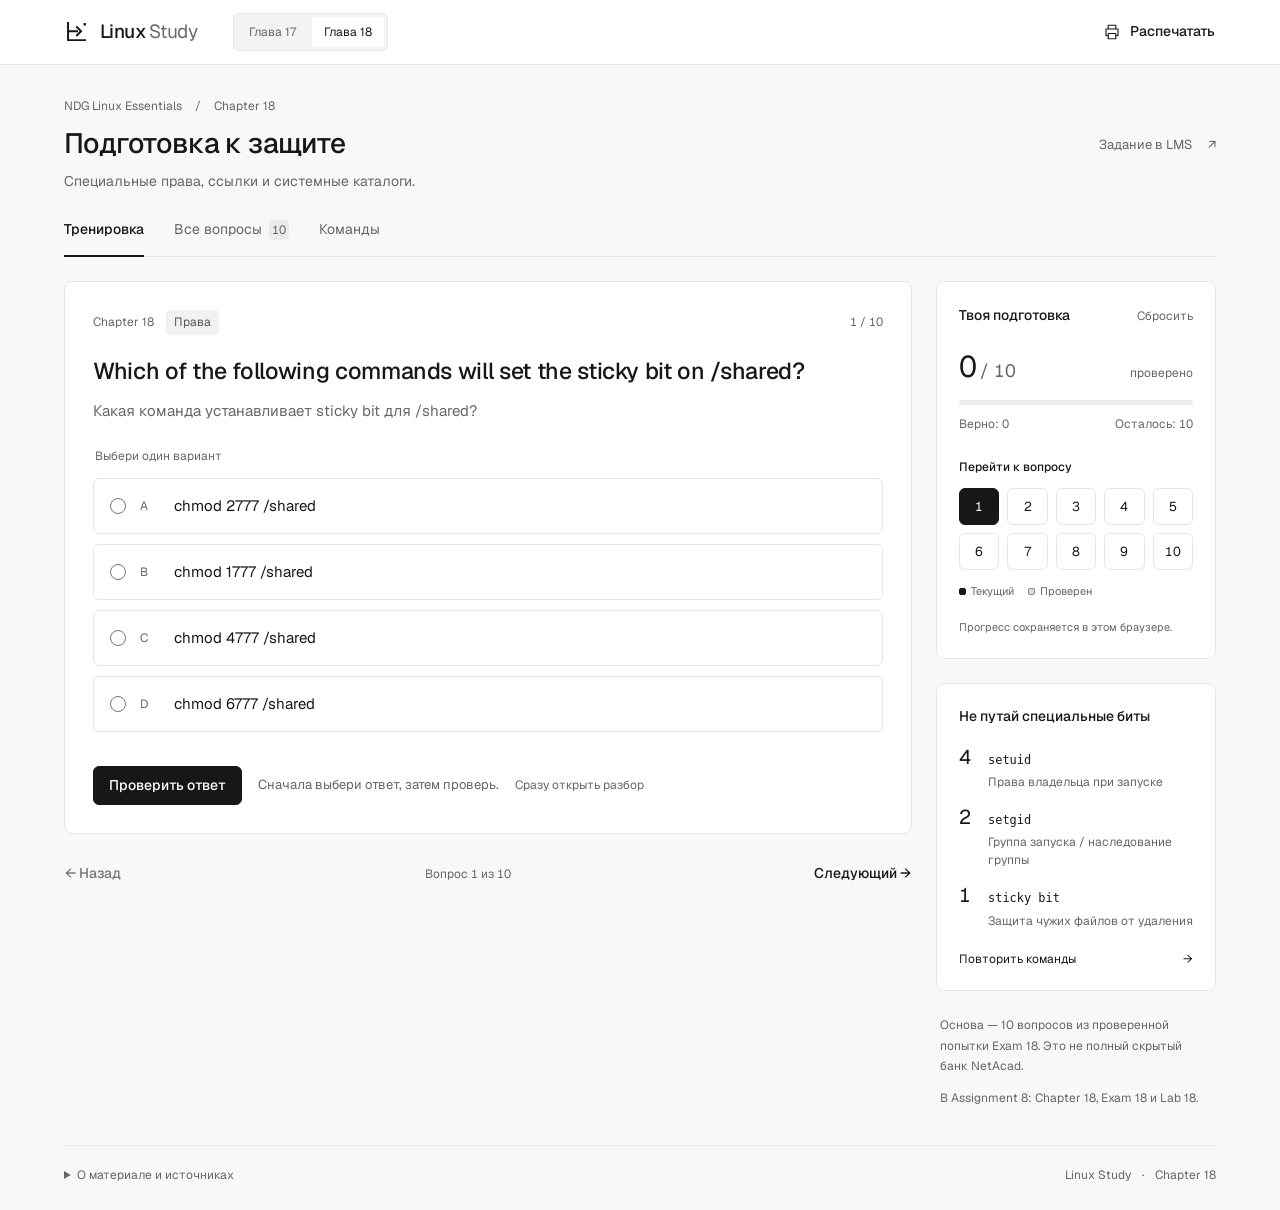
<file: index.html>
<!doctype html>
<html lang="ru"><head><meta charset="utf-8"><meta name="viewport" content="width=device-width,initial-scale=1"><meta name="description" content="Linux Chapter 18: тренировка с разбором ответов и команды для защиты Assignment 8."><meta name="theme-color" content="#f8f8f8"><title>Linux Study — Chapter 18</title><link rel="icon" href="assets/mark.svg" type="image/svg+xml"><link rel="stylesheet" href="style.css?v=4"></head>
<body>
<header class="topbar"><div class="top-inner"><a class="brand" href="#practice" aria-label="Linux Study — тренировка"><img src="assets/mark.svg" width="26" height="26" alt=""><span>Linux<span class="brand-light">Study</span></span></a><nav class="chapter-switch" aria-label="Выбор главы"><a href="chapter17.html?v=4" >Глава 17</a><a href="index.html?v=4" aria-current="page">Глава 18</a></nav><button class="print-button" id="print" aria-label="Распечатать"><svg viewBox="0 0 24 24" aria-hidden="true"><path d="M7 8V3h10v5M7 17H4V8h16v9h-3M7 14h10v7H7z"/></svg><span>Распечатать</span></button></div></header>
<main>
<div class="page-heading"><div><p class="breadcrumb">NDG Linux Essentials <span>/</span> Chapter 18</p><h1>Подготовка к защите</h1><p class="subtitle">Специальные права, ссылки и системные каталоги.</p></div><a class="assignment" href="https://lms.astanait.edu.kz/mod/assign/view.php?id=93369" target="_blank" rel="noopener">Задание в LMS <span aria-hidden="true">↗</span></a></div>
<nav class="tabs" aria-label="Разделы подготовки"><a href="#practice" data-view="practice" class="active" aria-current="page">Тренировка</a><a href="#all" data-view="all">Все вопросы <span class="tab-count">10</span></a><a href="#commands" data-view="commands">Команды</a></nav>
<section id="study-view" aria-label="Подготовка по вопросам">
<div class="study-layout"><div class="workspace"><div class="filterbar" hidden id="filterbar"><label class="search-label" for="search">Поиск по вопросам<input type="search" id="search" placeholder="Например: setgid или /tmp"></label><label for="topic">Тема<select id="topic"><option value="">Все темы</option><option>Права</option><option>Ссылки</option><option>Каталоги</option></select></label><button id="all-answers">Открыть разборы</button></div><div id="question-list"></div><div class="paging" id="paging"><button id="prev">← Назад</button><span id="position">Вопрос 1 из 10</span><button id="next">Следующий →</button></div></div>
<aside class="study-rail" aria-label="Навигация и прогресс"><section class="rail-panel"><div class="rail-title"><h2>Твоя подготовка</h2><button class="text-button" id="reset">Сбросить</button></div><div class="progress-number"><span id="done">0</span><span class="denominator"> / 10</span><span class="progress-label">проверено</span></div><progress id="progress" max="10" value="0" aria-label="Проверено вопросов"></progress><div class="progress-caption"><span id="correct-total">Верно: 0</span><span id="remaining">Осталось: 10</span></div><h3 class="navigator-title">Перейти к вопросу</h3><div class="question-nav" id="question-nav"></div><div class="legend"><span><i class="key current"></i>Текущий</span><span><i class="key done"></i>Проверен</span></div><p class="save-note" id="save-note">Прогресс сохраняется в этом браузере.</p></section>
<section class="rail-panel quick-ref"><h2>Не путай специальные биты</h2><dl><div><dt>4</dt><dd><code>setuid</code><span>Права владельца при запуске</span></dd></div><div><dt>2</dt><dd><code>setgid</code><span>Группа запуска / наследование группы</span></dd></div><div><dt>1</dt><dd><code>sticky bit</code><span>Защита чужих файлов от удаления</span></dd></div></dl><a href="#commands">Повторить команды <span aria-hidden="true">→</span></a></section>
<div class="source-note"><p>Основа — 10 вопросов из проверенной попытки Exam 18. Это не полный скрытый банк NetAcad.</p><p>В Assignment 8: Chapter 18, Exam 18 и Lab 18.</p></div></aside></div>
</section>
<section id="commands" hidden><div class="section-heading"><h2>Команды для защиты</h2><p>Шесть тем из практической части Assignment 8.</p></div><p class="small">Примеры выполняй в своей учебной Linux-машине. Вместо <code>user1</code> укажи своего пользователя. <code>sudo</code> запускает команду с правами администратора.</p><div class="command-grid">
<article class="command"><h3>Скрытый файл</h3><pre>echo 'My note' > ~/.config_note
ls ~
ls -a ~
cat ~/.config_note</pre><p class="small"><code>~</code> — домашняя папка. Точка в начале скрывает имя от обычного <code>ls</code>. <code>-a</code> показывает скрытые имена. <code>></code> создаёт или перезаписывает файл, <code>cat</code> читает его.</p></article>
<article class="command"><h3>Жёсткая и символическая ссылки</h3><pre>mkdir -p ~/links_demo
cd ~/links_demo
echo 'Hello' > original.txt
ln original.txt link_hard.txt
ln -s original.txt link_sym.txt
ls -li
echo 'New text' >> original.txt
cat link_hard.txt link_sym.txt
rm original.txt
cat link_hard.txt
cat link_sym.txt</pre><p class="small"><code>ln цель имя</code> — жёсткая ссылка, <code>-s</code> — символическая. <code>-i</code> показывает inode: у original и hard он одинаковый. <code>>></code> дописывает текст. После удаления original hard работает, sym указывает на отсутствующий путь. В задании путь оригинала — <code>/home/user1/original.txt</code>.</p></article>
<article class="command"><h3>Системные каталоги и типы файлов</h3><pre>ls -ld /dev /proc /tmp /var/log
ls -l /dev
ls -l /dev | grep '^b'
ls -l /dev | grep '^c'</pre><p class="small"><code>/dev</code> — устройства; <code>/proc</code> — виртуальные сведения о процессах и ядре; <code>/tmp</code> — временные файлы; <code>/var/log</code> — журналы. <code>|</code> передаёт вывод дальше. <code>grep</code> фильтрует строки; <code>^</code> — начало строки. <code>b</code> — блочное устройство, <code>c</code> — символьное, <code>d</code> — каталог, <code>l</code> — ссылка, <code>-</code> — обычный файл.</p></article>
<article class="command"><h3>Временная папка только для себя</h3><pre>mkdir -p /tmp/test_session
touch /tmp/test_session/test.txt
chmod 700 /tmp/test_session
ls -ld /tmp/test_session</pre><p class="small"><code>mkdir</code> создаёт каталог, <code>-p</code> — также недостающих родителей. <code>touch</code> создаёт пустой файл или обновляет время. <code>700 = rwx------</code>: доступ только владельцу, кроме привилегированных процессов. <code>ls -ld</code> проверяет сам каталог.</p></article>
<article class="command"><h3>Общая папка со sticky bit</h3><pre>sudo mkdir -p /home/shared_secure
sudo chmod 1777 /home/shared_secure
ls -ld /home/shared_secure</pre><p class="small">Ожидаемые права: <code>drwxrwxrwt</code>. Все могут создавать файлы, но удалять чужие записи мешает sticky bit. Владелец каталога и root — исключения. Другой способ включить: <code>sudo chmod +t /home/shared_secure</code>; убрать: <code>sudo chmod -t /home/shared_secure</code>.</p></article>
<article class="command"><h3>Setgid и чтение прав</h3><pre>sudo chgrp projectgroup /home/shared_secure
sudo chmod g+s /home/shared_secure
ls -ld /home/shared_secure</pre><p class="small">Группа <code>projectgroup</code> должна существовать. <code>chgrp</code> меняет группу каталога. <code>g+s</code> включает setgid: новые файлы наследуют группу каталога. Убрать — <code>chmod g-s путь</code>. <code>u</code> — владелец, <code>g</code> — группа, <code>o</code> — остальные; <code>r=4</code>, <code>w=2</code>, <code>x=1</code>. Для каталога <code>x</code> позволяет проходить к содержимому.</p></article>
</div><details><summary>Необязательная часть: очистка через cron</summary><p class="small">Если cron установлен и служба запущена, открой <code>crontab -e</code> и добавь строку ниже. Она каждый день в 03:00 удаляет только файлы <code>*.txt</code> из твоей папки test_session. Перед настройкой проверь путь. Это пример расписания, а не обязательная часть задания.</p><pre>0 3 * * * find /tmp/test_session -maxdepth 1 -type f -name '*.txt' -delete</pre><p class="small">Поля: минута, час, день месяца, месяц, день недели. Проверить расписание: <code>crontab -l</code>.</p></details></section>
<footer><details><summary>О материале и источниках</summary><p><strong>Материал для подготовки, 4 ноября 2026.</strong> Assignment 8 OS.pptx: Chapter 18, Exam 18, Lab 18 и шесть дополнительных заданий. Вопросы — из ранее проверенной попытки Chapter 18 (10/10); формулировки оформлены для чтения. Это учебная страница, не официальный банк Cisco/NDG.</p><p><a href="https://lms.astanait.edu.kz/mod/assign/view.php?id=93369">Задание в LMS</a> · <a href="https://www.netacad.com/launch?id=fb477d77-7adb-4d85-8db3-72f500f60315">Курс NetAcad</a> · <a href="https://www.gnu.org/software/coreutils/manual/html_node/Directory-Setuid-and-Setgid.html">GNU: setgid</a> · <a href="https://www.gnu.org/software/coreutils/manual/html_node/ln-invocation.html">GNU: ссылки</a></p></details><span class="footer-brand">Linux Study <span>·</span> Chapter 18</span></footer>
</main><div class="toast" id="toast" role="status" hidden></div><noscript><p class="no-script">Для тренировки включи JavaScript. Данные вопросов доступны в <a href="questions.json">файле вопросов</a>.</p></noscript>
<script src="app.js?v=4"></script><script src="study.js?v=4"></script></body></html>
</file>
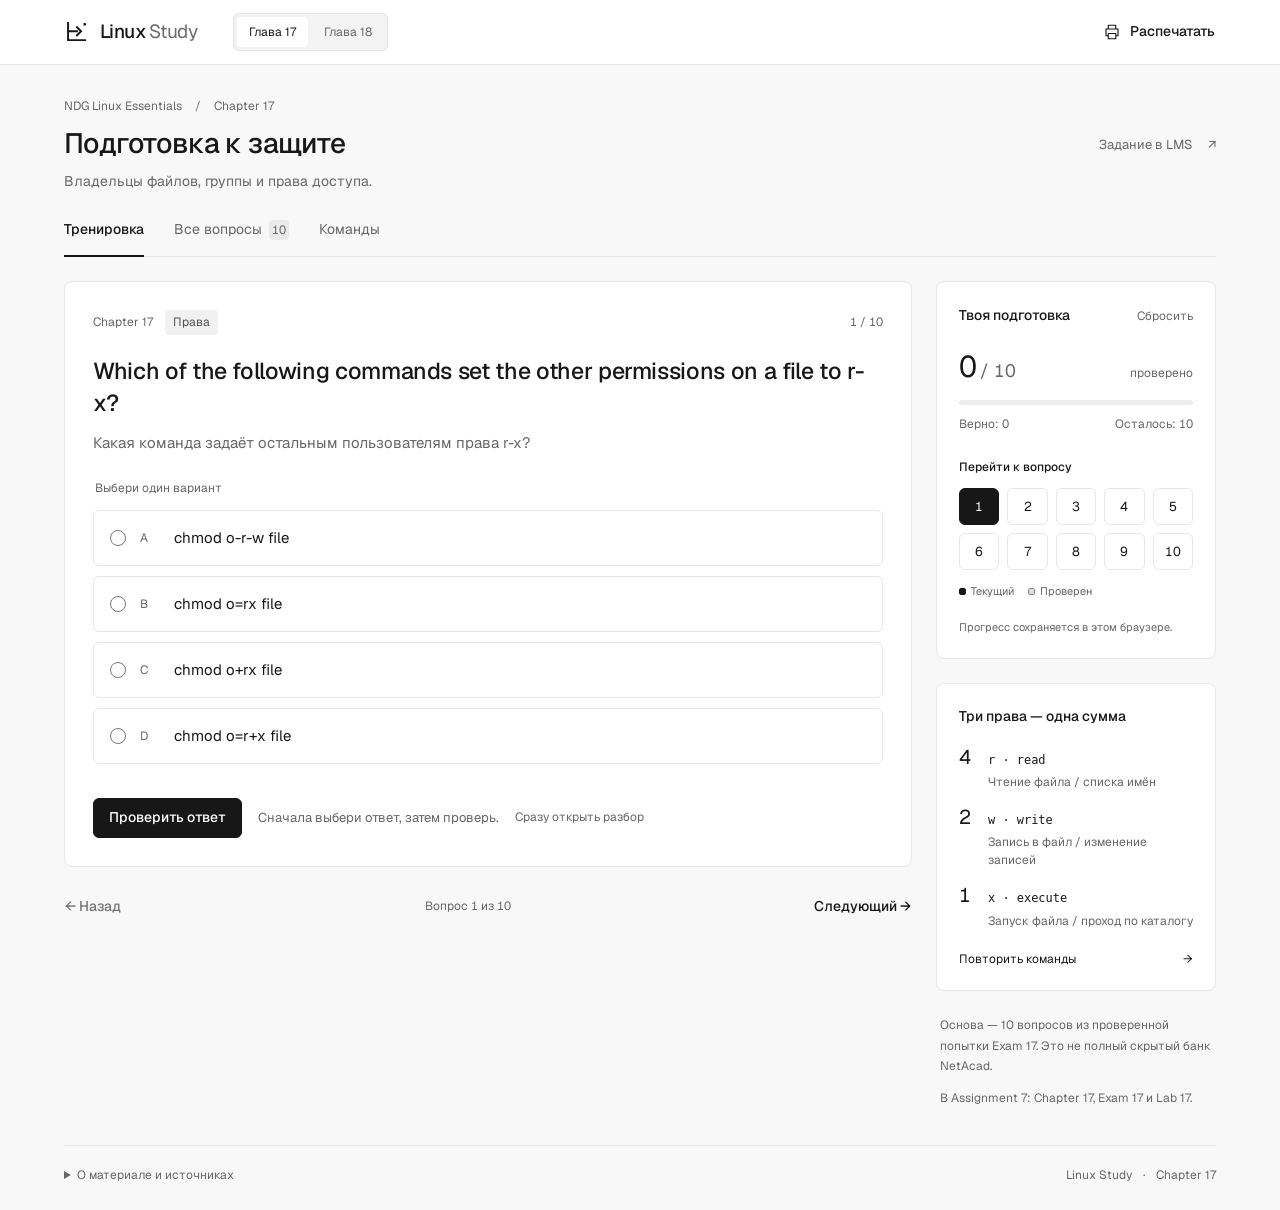
<file: chapter17.html>
<!doctype html>
<html lang="ru"><head><meta charset="utf-8"><meta name="viewport" content="width=device-width,initial-scale=1"><meta name="description" content="Linux Chapter 17: тренировка с разбором ответов и команды для защиты Assignment 7."><meta name="theme-color" content="#f8f8f8"><title>Linux Study — Chapter 17</title><link rel="icon" href="assets/mark.svg" type="image/svg+xml"><link rel="stylesheet" href="style.css?v=4"></head>
<body>
<header class="topbar"><div class="top-inner"><a class="brand" href="#practice" aria-label="Linux Study — тренировка"><img src="assets/mark.svg" width="26" height="26" alt=""><span>Linux<span class="brand-light">Study</span></span></a><nav class="chapter-switch" aria-label="Выбор главы"><a href="chapter17.html?v=4" aria-current="page">Глава 17</a><a href="index.html?v=4" >Глава 18</a></nav><button class="print-button" id="print" aria-label="Распечатать"><svg viewBox="0 0 24 24" aria-hidden="true"><path d="M7 8V3h10v5M7 17H4V8h16v9h-3M7 14h10v7H7z"/></svg><span>Распечатать</span></button></div></header>
<main>
<div class="page-heading"><div><p class="breadcrumb">NDG Linux Essentials <span>/</span> Chapter 17</p><h1>Подготовка к защите</h1><p class="subtitle">Владельцы файлов, группы и права доступа.</p></div><a class="assignment" href="https://lms.astanait.edu.kz/mod/assign/view.php?id=93188" target="_blank" rel="noopener">Задание в LMS <span aria-hidden="true">↗</span></a></div>
<nav class="tabs" aria-label="Разделы подготовки"><a href="#practice" data-view="practice" class="active" aria-current="page">Тренировка</a><a href="#all" data-view="all">Все вопросы <span class="tab-count">10</span></a><a href="#commands" data-view="commands">Команды</a></nav>
<section id="study-view" aria-label="Подготовка по вопросам">
<div class="study-layout"><div class="workspace"><div class="filterbar" hidden id="filterbar"><label class="search-label" for="search">Поиск по вопросам<input type="search" id="search" placeholder="Например: chmod или chown"></label><label for="topic">Тема<select id="topic"><option value="">Все темы</option><option>Права</option><option>Владельцы</option><option>Каталоги</option></select></label><button id="all-answers">Открыть разборы</button></div><div id="question-list"></div><div class="paging" id="paging"><button id="prev">← Назад</button><span id="position">Вопрос 1 из 10</span><button id="next">Следующий →</button></div></div>
<aside class="study-rail" aria-label="Навигация и прогресс"><section class="rail-panel"><div class="rail-title"><h2>Твоя подготовка</h2><button class="text-button" id="reset">Сбросить</button></div><div class="progress-number"><span id="done">0</span><span class="denominator"> / 10</span><span class="progress-label">проверено</span></div><progress id="progress" max="10" value="0" aria-label="Проверено вопросов"></progress><div class="progress-caption"><span id="correct-total">Верно: 0</span><span id="remaining">Осталось: 10</span></div><h3 class="navigator-title">Перейти к вопросу</h3><div class="question-nav" id="question-nav"></div><div class="legend"><span><i class="key current"></i>Текущий</span><span><i class="key done"></i>Проверен</span></div><p class="save-note" id="save-note">Прогресс сохраняется в этом браузере.</p></section>
<section class="rail-panel quick-ref"><h2>Три права — одна сумма</h2><dl><div><dt>4</dt><dd><code>r · read</code><span>Чтение файла / списка имён</span></dd></div><div><dt>2</dt><dd><code>w · write</code><span>Запись в файл / изменение записей</span></dd></div><div><dt>1</dt><dd><code>x · execute</code><span>Запуск файла / проход по каталогу</span></dd></div></dl><a href="#commands">Повторить команды <span aria-hidden="true">→</span></a></section>
<div class="source-note"><p>Основа — 10 вопросов из проверенной попытки Exam 17. Это не полный скрытый банк NetAcad.</p><p>В Assignment 7: Chapter 17, Exam 17 и Lab 17.</p></div></aside></div>
</section>
<section id="commands" hidden><div class="section-heading"><h2>Команды для защиты</h2><p>Assignment 7: практическое задание и шпаргалка по твоим частым вопросам.</p></div><p class="small">Первые шесть блоков идут по заданию. Остальные — отдельные примеры для повторения, их не нужно выполнять подряд. Вместо тестовых имён подставляй нужного пользователя и группу.</p><div class="command-grid"><article class="command"><h3>1. Создать папку и файлы</h3><pre>sudo mkdir -p /home/projectX
sudo touch /home/projectX/report.txt /home/projectX/data.csv
ls -ld /home/projectX
ls -l /home/projectX</pre><p class="small"><code>mkdir</code> создаёт каталог, <code>-p</code> — также недостающих родителей. <code>touch</code> создаёт пустой файл или обновляет время существующего. <code>ls -ld</code> показывает сам каталог; <code>ls -l</code> — его содержимое. В задании написано <code>/home/projectX</code>: регистр букв важен.</p></article><article class="command"><h3>2. Создать пользователя и группу</h3><pre>sudo groupadd projectgroup
sudo useradd -m team1
sudo usermod -aG projectgroup team1
id team1
getent passwd team1
getent group projectgroup</pre><p class="small"><code>groupadd</code> создаёт группу. <code>useradd -m</code> создаёт пользователя с домашней папкой. В <code>usermod -aG группа пользователь</code> сначала указывают группу, потом пользователя. <code>-a</code> добавляет, сохраняя другие дополнительные группы; <code>-G</code> — дополнительные группы. <code>id</code> показывает UID, основную и дополнительные группы. <code>getent</code> проверяет запись в выбранной базе. Если объекты уже созданы, повторять создание не нужно.</p></article><article class="command"><h3>3. Назначить владельца и группу</h3><pre>sudo chown team1:projectgroup /home/projectX
sudo chown team1:projectgroup /home/projectX/report.txt /home/projectX/data.csv
ls -ld /home/projectX
ls -l /home/projectX</pre><p class="small"><code>chown пользователь:группа путь</code> меняет владельца и группу. <code>chown team1 путь</code> меняет только владельца; <code>chown :projectgroup путь</code> или <code>chgrp projectgroup путь</code> — только группу. Смена группы каталога не меняет автоматически группу уже существующих файлов внутри.</p></article><article class="command"><h3>4. Выдать права 750</h3><pre>sudo chmod 750 /home/projectX
sudo chmod 750 /home/projectX/report.txt /home/projectX/data.csv
ls -ld /home/projectX
ls -l /home/projectX</pre><p class="small"><code>750 = rwxr-x---</code>: владелец получает rwx, группа r-x, остальные ничего. Именно такие права запрошены в дополнительных заданиях. Для обычных текстовых файлов выполнение обычно не нужно, но здесь воспроизводится требование задания. <code>chmod</code> меняет права, <code>chown</code> — владельца.</p></article><article class="command"><h3>5. Символьный режим</h3><pre>sudo chmod u=rwx,g=rx,o= /home/projectX/report.txt
sudo chmod g+w /home/projectX/report.txt
ls -l /home/projectX/report.txt
sudo chmod 750 /home/projectX/report.txt</pre><p class="small"><code>u</code> — владелец, <code>g</code> — группа, <code>o</code> — остальные, <code>a</code> — все категории. <code>+</code> добавляет право, <code>-</code> убирает, <code>=</code> задаёт точно. <code>g+w</code> добавит группе запись: из 750 получится 770. Последняя команда возвращает 750.</p></article><article class="command"><h3>6. Наследование группы — setgid</h3><pre>sudo chmod g+s /home/projectX
sudo -u team1 touch /home/projectX/new.txt
ls -ld /home/projectX
ls -l /home/projectX/new.txt</pre><p class="small">У папки появится <code>s</code> в блоке группы, например <code>drwxr-s---</code>. Новый файл получит группу <code>projectgroup</code>. Его права не обязаны быть 750: они определяются режимом создания и umask. Setgid наследует группу, а не все права. Убрать бит: <code>sudo chmod g-s /home/projectX</code>. Нужно писать <code>g+s</code>, не <code>g*s</code>.</p></article><article class="command"><h3>7. Все файлы в папке или только один</h3><pre>sudo chmod g+r /home/projectX/report.txt
sudo chmod -R g+rX /home/projectX
sudo chgrp -R projectgroup /home/projectX</pre><p class="small">Первая команда меняет один файл. <code>-R</code> обходит каталог рекурсивно, включая сам каталог и вложенные объекты. Большая <code>X</code> добавляет выполнение каталогам и тем файлам, у которых уже есть хоть один x; поэтому обычные текстовые файлы не становятся исполняемыми. <code>g+rX</code> добавляет группе чтение и проход; для совместной записи используют <code>g+rwX</code>.</p></article><article class="command"><h3>8. Проверить доступ от имени пользователя</h3><pre>id team1
sudo -u team1 test -r /home/projectX/report.txt &amp;&amp; echo &#x27;read: yes&#x27;
sudo -u team1 test -w /home/projectX/report.txt &amp;&amp; echo &#x27;write: yes&#x27;
sudo -u team1 test -x /home/projectX &amp;&amp; echo &#x27;directory access: yes&#x27;
sudo -u team1 ls -l /home/projectX</pre><p class="small"><code>sudo -u team1</code> запускает команду от имени team1. <code>test -r</code>, <code>-w</code>, <code>-x</code> проверяют чтение, запись и выполнение/проход. <code>&amp;&amp;</code> запускает echo только при успешной проверке. Отсутствие вывода echo означает, что проверка не прошла; для вывода причины попробуй открыть файл или каталог. Проверка через root может скрыть обычный запрет доступа.</p></article><article class="command"><h3>9. Основная и дополнительная группы</h3><pre>sudo groupadd secondgroup
sudo usermod -aG secondgroup team1
sudo usermod -g secondgroup team1
id team1
sudo gpasswd -d team1 projectgroup
id team1</pre><p class="small">У пользователя одна основная группа и несколько дополнительных. <code>-g</code> меняет основную, <code>-aG</code> добавляет дополнительную. <code>gpasswd -d пользователь группа</code> удаляет из дополнительной группы; так нельзя удалить основную группу пользователя. Группы Linux не бывают «дочерними». Уже открытая сессия может сохранить старый набор групп: для проверки войди заново.</p></article><article class="command"><h3>10. Переименовать группу и пользователя</h3><pre>sudo groupmod -n newgroup secondgroup
sudo usermod -l teammate team1
id teammate
getent group newgroup</pre><p class="small"><code>groupmod -n новое старое</code> меняет имя группы. <code>usermod -l новое старое</code> меняет логин, но не переносит домашнюю папку автоматически. Это отдельные примеры: после переименования в командах нужно использовать новые имена. Пользователь не должен выполнять процессы, мешающие изменению учётной записи.</p></article><article class="command"><h3>11. Пароль и срок действия</h3><pre>sudo passwd team1
sudo passwd -S team1
sudo chage -l team1
sudo chage -M 90 -W 7 team1</pre><p class="small"><code>passwd team1</code> просит ввести новый пароль; символы при вводе не показываются. <code>passwd -S</code> выводит состояние пароля. <code>chage -l</code> показывает сроки; <code>-M 90</code> задаёт максимум 90 дней между сменами, <code>-W 7</code> предупреждает за 7 дней. <code>passwd -d</code> удаляет пароль без запроса нового; <code>-l</code> блокирует пароль, <code>-u</code> снимает блокировку. Это не установка нового пароля.</p></article><article class="command"><h3>12. Удалить тестовые записи</h3><pre>sudo userdel team1
getent passwd team1
sudo groupdel projectgroup
getent group projectgroup</pre><p class="small"><code>userdel</code> удаляет учётную запись, обычно сохраняя домашнюю папку. <code>userdel -r</code> дополнительно удаляет домашнюю папку и почтовый ящик. <code>groupdel</code> удаляет группу, но не её файлы; группу нельзя удалить, пока она основная для существующего пользователя. Пустой вывод getent обычно означает отсутствие записи. Эти команды выполняют после завершения учебной работы, когда тестовые объекты больше не нужны.</p></article></div></section>
<footer><details><summary>О материале и источниках</summary><p><strong>Материал для подготовки, 4 ноября 2026.</strong> Assignment 7 OS.pptx: Chapter 17, Exam 17, Lab 17 и дополнительные задания по владельцам и правам. Вопросы — из ранее проверенной попытки Chapter 17 (10/10); формулировки оформлены для чтения. Это учебная страница, не официальный банк Cisco/NDG.</p><p><a href="https://lms.astanait.edu.kz/mod/assign/view.php?id=93188">Задание в LMS</a> · <a href="https://www.netacad.com/launch?id=fb477d77-7adb-4d85-8db3-72f500f60315">Курс NetAcad</a> · <a href="https://www.gnu.org/software/coreutils/manual/html_node/Directory-Setuid-and-Setgid.html">GNU: setgid</a> · <a href="https://www.gnu.org/software/coreutils/manual/html_node/chmod-invocation.html">GNU: chmod</a></p></details><span class="footer-brand">Linux Study <span>·</span> Chapter 17</span></footer>
</main><div class="toast" id="toast" role="status" hidden></div><noscript><p class="no-script">Для тренировки включи JavaScript. Данные вопросов доступны в <a href="questions.json">файле вопросов</a>.</p></noscript>
<script src="app17.js?v=4"></script><script src="study.js?v=4"></script></body></html>
</file>
<file: style.css>
@font-face{font-family:Geist;src:url('assets/geist-regular.ttf') format('truetype');font-weight:400;font-display:swap}@font-face{font-family:Geist;src:url('assets/geist-medium.ttf') format('truetype');font-weight:500;font-display:swap}
:root{--ground:#f8f8f8;--surface:#fff;--ink:#171717;--muted:#666;--line:#e6e6e6;--control:#d4d4d4;--active:#ededed;--blue:#1d5fbf;--good:#276b49;--bad:#a33030;--radius:8px;--gap:24px}*{box-sizing:border-box}html{scroll-padding-top:20px}body{margin:0;background:var(--ground);color:var(--ink);font:400 15px/1.55 Geist,Arial,sans-serif;-webkit-font-smoothing:antialiased}button,input,select{font:inherit;color:inherit}button,a,input,select,summary{outline-offset:4px}button:focus-visible,a:focus-visible,input:focus-visible,select:focus-visible,summary:focus-visible{outline:2px solid var(--blue)}a{color:inherit}button{cursor:pointer;background:white;border:1px solid var(--control);border-radius:6px;min-height:38px;padding:8px 15px;font-size:14px;font-weight:500}button:hover{border-color:#888;background:#fafafa}button:disabled{color:#747474;border-color:var(--line);background:#f4f4f4;cursor:default}.primary{background:var(--ink);color:white;border-color:var(--ink)}.primary:hover{background:#353535;border-color:#353535}svg{width:18px;height:18px;fill:none;stroke:currentColor;stroke-width:1.5;stroke-linecap:round;stroke-linejoin:round;flex-shrink:0}h1,h2,h3,p{margin:0}h1,h2,h3,strong,b{font-weight:500}.topbar{border-bottom:1px solid var(--line);background:white}.top-inner{max-width:1200px;margin:auto;padding:0 24px;min-height:64px;display:flex;align-items:center;gap:36px}.brand{display:flex;align-items:center;gap:10px;text-decoration:none;white-space:nowrap;font-size:19px;font-weight:500;letter-spacing:-.6px}.brand-light{color:#6b6b6b;font-weight:400;margin-left:3px}.course{font-size:13px;color:var(--muted)}.course span,.breadcrumb span{margin:0 10px;color:#737373}.print-button{margin-left:auto;display:flex;align-items:center;gap:9px;background:transparent;border-color:transparent;padding-right:0}.print-button:hover{background:transparent;border-color:transparent;text-decoration:underline}main{max-width:1200px;margin:auto;padding:32px 24px 20px}.page-heading{display:flex;align-items:center;justify-content:space-between;gap:24px;margin-bottom:24px}.breadcrumb{color:var(--muted);font-size:12px;margin-bottom:10px}h1{font-size:28px;line-height:1.25;letter-spacing:-.6px}.subtitle{margin-top:10px;color:var(--muted);font-size:14px}.assignment{display:flex;gap:16px;align-items:center;text-decoration:none;color:var(--muted);font-size:13px;white-space:nowrap}.assignment:hover{color:var(--ink)}.tabs{display:flex;gap:30px;border-bottom:1px solid var(--line);margin-bottom:24px}.tabs a{position:relative;display:flex;align-items:center;gap:7px;padding:0 0 13px;text-decoration:none;font-size:14px;color:var(--muted);min-height:40px}.tabs a.active{color:var(--ink);font-weight:500}.tabs a.active:after{content:'';height:2px;background:var(--ink);position:absolute;bottom:-1px;left:0;right:0}.tab-count{font-size:12px;font-variant-numeric:tabular-nums;background:#eaeaea;border-radius:4px;min-width:20px;text-align:center;line-height:20px}.study-layout{display:grid;grid-template-columns:minmax(0,1fr) 280px;gap:var(--gap);align-items:start}/* 1152 = 848 + 24 + 280 at 1224px; both edges share the same 24px gutter. */
.workspace{min-width:0}.question{border:1px solid var(--line);background:white;border-radius:var(--radius);padding:28px;margin-bottom:16px}.question-meta{display:flex;align-items:center;gap:12px;font-size:12px;color:var(--muted);margin-bottom:20px}.question-meta .topic{background:#f1f1f1;padding:3px 8px;border-radius:4px;color:#525252}.question-meta .question-number{margin-left:auto;font-variant-numeric:tabular-nums}.q-heading{font-size:23px;line-height:1.4;letter-spacing:-.35px;max-width:65ch}.ru{color:var(--muted);font-size:15px;line-height:1.6;margin:12px 0 24px}fieldset{border:0;padding:0;margin:0;min-width:0}legend{font-size:12px;color:var(--muted);margin-bottom:12px}.option{display:flex;align-items:flex-start;gap:14px;border:1px solid var(--line);border-radius:6px;padding:15px 16px;margin-bottom:10px;cursor:pointer;overflow-wrap:anywhere}.option:hover{border-color:#a9a9a9}.option.chosen{border-color:#777;background:#fafafa}.option input{flex:0 0 16px;width:16px;height:16px;margin:4px 0 0;accent-color:var(--ink)}.option-text{font-size:15px;display:block;line-height:1.6}.option-letter{display:inline-block;color:var(--muted);font-size:12px;width:20px;flex:none;line-height:24px}.option-content{min-width:0;flex:1}.mark{display:block;font-size:12px;font-weight:500;margin-top:8px}.why{display:block;color:var(--muted);font-size:13px;line-height:1.6;margin-top:4px}.option.correct{border-color:#8db49e;background:#f5faf7}.option.correct .mark{color:var(--good)}.option.wrong{background:#fcfcfc;border-color:var(--line)}.option.wrong .mark{color:#656565}.option.mistake{border-color:#c29292;background:#fdf8f8}.option.mistake .mark{color:var(--bad)}.question-actions{display:flex;align-items:center;gap:16px;flex-wrap:wrap;margin-top:24px}.result{color:var(--muted);font-size:13px}.result.success{color:var(--good)}.result.error{color:var(--bad)}.explanation{margin-top:24px;padding:20px;background:#f4f4f4;border-radius:6px;font-size:14px;line-height:1.7}.explanation h3{font-size:13px;margin-bottom:6px}.paging{display:flex;align-items:center;justify-content:space-between;gap:12px;margin-top:20px}.paging span{font-size:12px;color:var(--muted);font-variant-numeric:tabular-nums}.paging button{background:transparent;border-color:transparent;padding:8px 0}.paging button:hover:not(:disabled){text-decoration:underline}.study-rail{display:grid;gap:24px}.rail-panel{padding:22px;border:1px solid var(--line);background:white;border-radius:var(--radius)}.rail-title{display:flex;justify-content:space-between;align-items:center;gap:10px}.rail-panel h2{font-size:14px}.text-button{border:0;background:transparent;min-height:24px;padding:0;color:var(--muted);font-size:12px;font-weight:400}.text-button:hover{background:transparent;text-decoration:underline}.progress-number{margin-top:19px;display:flex;align-items:baseline;gap:3px;font-size:30px;font-variant-numeric:tabular-nums;line-height:1.3}.denominator{font-size:18px;color:var(--muted)}.progress-label{margin-left:auto;color:var(--muted);font-size:12px}progress{width:100%;height:5px;appearance:none;border:0;display:block;margin-top:14px;border-radius:3px;overflow:hidden;background:#ededed}progress::-webkit-progress-bar{background:#ededed}progress::-webkit-progress-value{background:var(--blue)}progress::-moz-progress-bar{background:var(--blue)}.progress-caption{display:flex;justify-content:space-between;margin-top:10px;font-size:12px;color:var(--muted);font-variant-numeric:tabular-nums}.navigator-title{font-size:12px;margin:24px 0 12px}.question-nav{display:grid;grid-template-columns:repeat(5,minmax(0,1fr));gap:8px}.question-nav button{padding:0;height:37px;min-height:37px;background:white;border-color:var(--line);font-size:13px;font-variant-numeric:tabular-nums;font-weight:400}.question-nav button.current{background:var(--ink);border-color:var(--ink);color:white}.question-nav button.checked:not(.current){border-color:#888;background:#f2f2f2}.legend{margin-top:13px;display:flex;gap:14px;font-size:11px;color:var(--muted)}.legend span{display:flex;align-items:center;gap:5px}.key{display:inline-block;width:7px;height:7px;border:1px solid #888;border-radius:2px}.key.current{background:var(--ink);border-color:var(--ink)}.key.done{background:#ddd}.save-note{font-size:11px;color:var(--muted);line-height:1.6;margin-top:18px}.quick-ref h2{line-height:1.5}.quick-ref dl{margin:20px 0}.quick-ref dl>div{display:flex;gap:16px;align-items:baseline;margin-bottom:16px}.quick-ref dl>div:last-child{margin-bottom:0}.quick-ref dt{font-size:20px;line-height:1;font-variant-numeric:tabular-nums;width:13px;flex:none}.quick-ref dd{margin:0;font-size:13px}.quick-ref dd span{display:block;color:var(--muted);font-size:12px;line-height:1.5;margin-top:3px}.quick-ref>a{font-size:12px;text-decoration:none;display:flex;justify-content:space-between}.quick-ref>a:hover{text-decoration:underline}.source-note{font-size:12px;color:var(--muted);padding:0 4px;line-height:1.7}.source-note p+p{margin-top:12px}.filterbar{display:flex;align-items:end;gap:12px;margin-bottom:20px;flex-wrap:wrap}.filterbar label{font-size:12px;color:var(--muted)}.search-label{flex:1;min-width:170px}input[type=search],select{display:block;border:1px solid var(--control);border-radius:6px;background:white;min-height:38px;padding:8px 10px;font-size:13px;width:100%;margin-top:6px}input::placeholder{color:#717171;opacity:1}.filterbar button{font-size:12px}.empty{padding:40px 24px;border:1px solid var(--line);border-radius:8px;background:white}.empty h2{font-size:18px}.empty p{font-size:14px;color:var(--muted);margin:8px 0 20px}.section-heading{margin:4px 0 20px}.section-heading h2{font-size:22px}.section-heading p{color:var(--muted);font-size:14px;margin-top:8px}.small{font-size:14px;color:var(--muted);line-height:1.7}.command-grid{display:grid;grid-template-columns:1fr 1fr;gap:24px;margin-top:24px;align-items:start}.command{padding:24px;border:1px solid var(--line);border-radius:8px;background:white;min-width:0;overflow-wrap:anywhere}.command h3{font-size:17px;line-height:1.5;margin-bottom:16px}code{font:400 .92em/1.6 ui-monospace,'DejaVu Sans Mono',monospace}pre{background:#202020;color:#ededed;font:400 13px/1.8 ui-monospace,'DejaVu Sans Mono',monospace;border-radius:6px;padding:18px;overflow-x:auto;margin:0 0 16px;tab-size:2}#commands>details{margin-top:24px;padding:24px;background:white;border:1px solid var(--line);border-radius:8px}details summary{cursor:pointer;font-size:14px;min-height:24px}details[open] summary{margin-bottom:16px}details p+pre{margin-top:16px}footer{display:flex;justify-content:space-between;align-items:start;gap:32px;border-top:1px solid var(--line);padding-top:20px;margin-top:36px;color:var(--muted);font-size:12px}footer details{max-width:76ch}footer p{margin-top:12px;font-size:12px}footer summary{font-size:12px}footer a{text-underline-offset:3px}.footer-brand{white-space:nowrap;font-size:12px}.footer-brand span{margin:0 8px}.toast{position:fixed;bottom:20px;left:50%;transform:translateX(-50%);background:#202020;color:white;padding:12px 20px;border-radius:6px;font-size:13px;max-width:calc(100% - 32px);z-index:20;box-shadow:0 4px 20px #0002}.no-script{padding:20px;text-align:center}[hidden]{display:none!important}body[data-view=all] .q-heading{font-size:20px}body[data-view=all] .question-meta{margin-bottom:12px}
@media(min-width:1101px){.study-rail{position:sticky;top:24px}}@media(max-width:1100px){.top-inner,main{padding-left:24px;padding-right:24px}.study-layout{grid-template-columns:minmax(0,1fr) 240px}.rail-panel{padding:18px}.question{padding:24px}.question-nav{gap:6px}.question-nav button{height:34px;min-height:34px}.top-inner{gap:24px}}
@media(max-width:760px){.top-inner{padding:0 18px;min-height:58px;gap:12px}.brand{font-size:18px}.brand img{width:24px;height:24px}.course{display:none}.print-button{font-size:12px}.print-button svg{width:16px;height:16px}main{padding:24px 18px 18px}.page-heading{margin-bottom:22px;gap:12px;align-items:start}.breadcrumb{font-size:11px;margin-bottom:8px}.breadcrumb span{margin:0 7px}h1{font-size:24px}.subtitle{font-size:13px;margin-top:8px;max-width:30ch}.assignment{font-size:12px;margin-top:4px}.assignment span{display:none}.tabs{gap:24px;margin-bottom:18px}.tabs a{font-size:13px;min-height:44px;padding-bottom:12px}.tab-count{font-size:11px;line-height:18px;min-width:18px}.study-layout{display:flex;flex-direction:column;gap:20px}.workspace{width:100%;order:2}.study-rail{display:contents}.study-rail>.rail-panel:first-child{order:1;width:100%;padding:15px 16px}.rail-title h2{font-size:13px}.progress-number,.progress-caption,.save-note,.navigator-title,.legend{display:none}.rail-title{margin-bottom:12px}.rail-title h2:after{content:' · ' attr(data-progress);color:var(--muted);font-weight:400}.question-nav{grid-template-columns:repeat(10,minmax(0,1fr));gap:5px}.question-nav button{height:32px;min-height:32px;font-size:11px;border-radius:4px}.rail-panel progress{margin-top:12px;height:3px}.quick-ref{order:3;width:100%;padding:20px}.quick-ref dl{display:grid;grid-template-columns:repeat(3,minmax(0,1fr));gap:16px;margin:16px 0}.quick-ref dl>div{display:block;margin:0}.quick-ref dt{margin-bottom:8px;font-size:22px}.quick-ref dd span{font-size:11px}.quick-ref h2{font-size:14px}.source-note{order:4}.question{padding:20px 18px;margin-bottom:12px}.question-meta{margin-bottom:16px;font-size:11px}.q-heading{font-size:20px;line-height:1.45;letter-spacing:-.2px}.ru{font-size:14px;margin:10px 0 20px}.option{padding:13px 12px;gap:10px;margin-bottom:8px}.option-letter{width:13px}.option-text{font-size:14px}.option input{width:16px;margin-top:4px}.why{font-size:12px}.question-actions{gap:12px;margin-top:20px}.question-actions button{min-height:44px}.explanation{padding:16px;font-size:13px;margin-top:20px}.result{font-size:12px}.paging{margin-top:12px}.paging button{min-height:44px;font-size:13px}.paging span{font-size:11px}.filterbar{gap:12px}.filterbar label{font-size:11px}.filterbar .search-label{min-width:140px}.filterbar select{max-width:140px}.filterbar button{width:100%}.command-grid{grid-template-columns:1fr;gap:16px}.command{padding:20px}.command h3{font-size:16px}.small{font-size:13px}pre{font-size:12px;padding:15px}.section-heading h2{font-size:21px}.section-heading p{font-size:13px}#commands>details{padding:20px}footer{display:block;margin-top:24px;padding-top:18px}.footer-brand{display:block;margin-top:12px;font-size:11px}.source-note{font-size:11px}body[data-view=all] .q-heading{font-size:19px}}
@media(max-width:390px){.assignment{display:none}.tabs{gap:20px}.question-nav{gap:4px}.question-nav button{height:31px;min-height:31px}}
@media print{body{background:white;font-size:10pt}.topbar,.tabs,.page-heading .assignment,.study-rail,.paging,.filterbar,.question-actions,.toast,footer{display:none!important}main{max-width:none;padding:0}.study-layout{display:block}.page-heading{margin-bottom:20px}.question{break-inside:avoid;border:0;border-bottom:1px solid #ccc;padding:12px 0;margin:0}.q-heading,body[data-view=all] .q-heading{font-size:14pt}.question-meta{margin-bottom:8px}.ru{font-size:10pt;margin:6px 0 12px}.option{padding:6px 10px;margin-bottom:5px}.option-text{font-size:10pt}.why{font-size:9pt}.explanation{font-size:10pt;margin-top:10px;padding:12px}.command-grid{display:block}.command{break-inside:avoid;margin-bottom:15px}.question-number{display:none}pre{white-space:pre-wrap;color:black;background:#eee}.section-heading{margin-top:24px}}
@media(max-width:760px){.question-nav{grid-template-columns:repeat(5,minmax(0,1fr));gap:6px}.question-nav button{min-height:44px;height:44px;font-size:13px}.rail-title .text-button{min-height:32px}.top-inner{min-height:58px}}
@media(min-width:761px){.command-grid{grid-template-columns:1fr}.command{display:grid;grid-template-columns:minmax(0,1fr) minmax(0,1.15fr);gap:12px 32px;align-items:start}.command h3{grid-column:1;grid-row:1;margin:0}.command .small{grid-column:1;grid-row:2}.command pre{grid-column:2;grid-row:1/span 2;margin:0}.command-grid{gap:16px}}
@media(min-width:761px){.command{grid-template-rows:min-content 1fr}}
.chapter-switch{display:flex;gap:4px;padding:3px;background:#f3f3f3;border:1px solid var(--line);border-radius:6px}.chapter-switch a{font-size:12px;line-height:30px;padding:0 12px;text-decoration:none;border-radius:4px;color:var(--muted);white-space:nowrap}.chapter-switch a[aria-current=page]{background:white;color:var(--ink)}.chapter-switch a:hover{color:var(--ink)}@media(max-width:760px){.top-inner{gap:10px}.chapter-switch{margin-left:auto;gap:2px;padding:2px}.chapter-switch a{font-size:11px;line-height:32px;padding:0 7px}.print-button{margin-left:0;padding:8px;min-width:34px;min-height:44px}.print-button span{display:none}}
</file>
